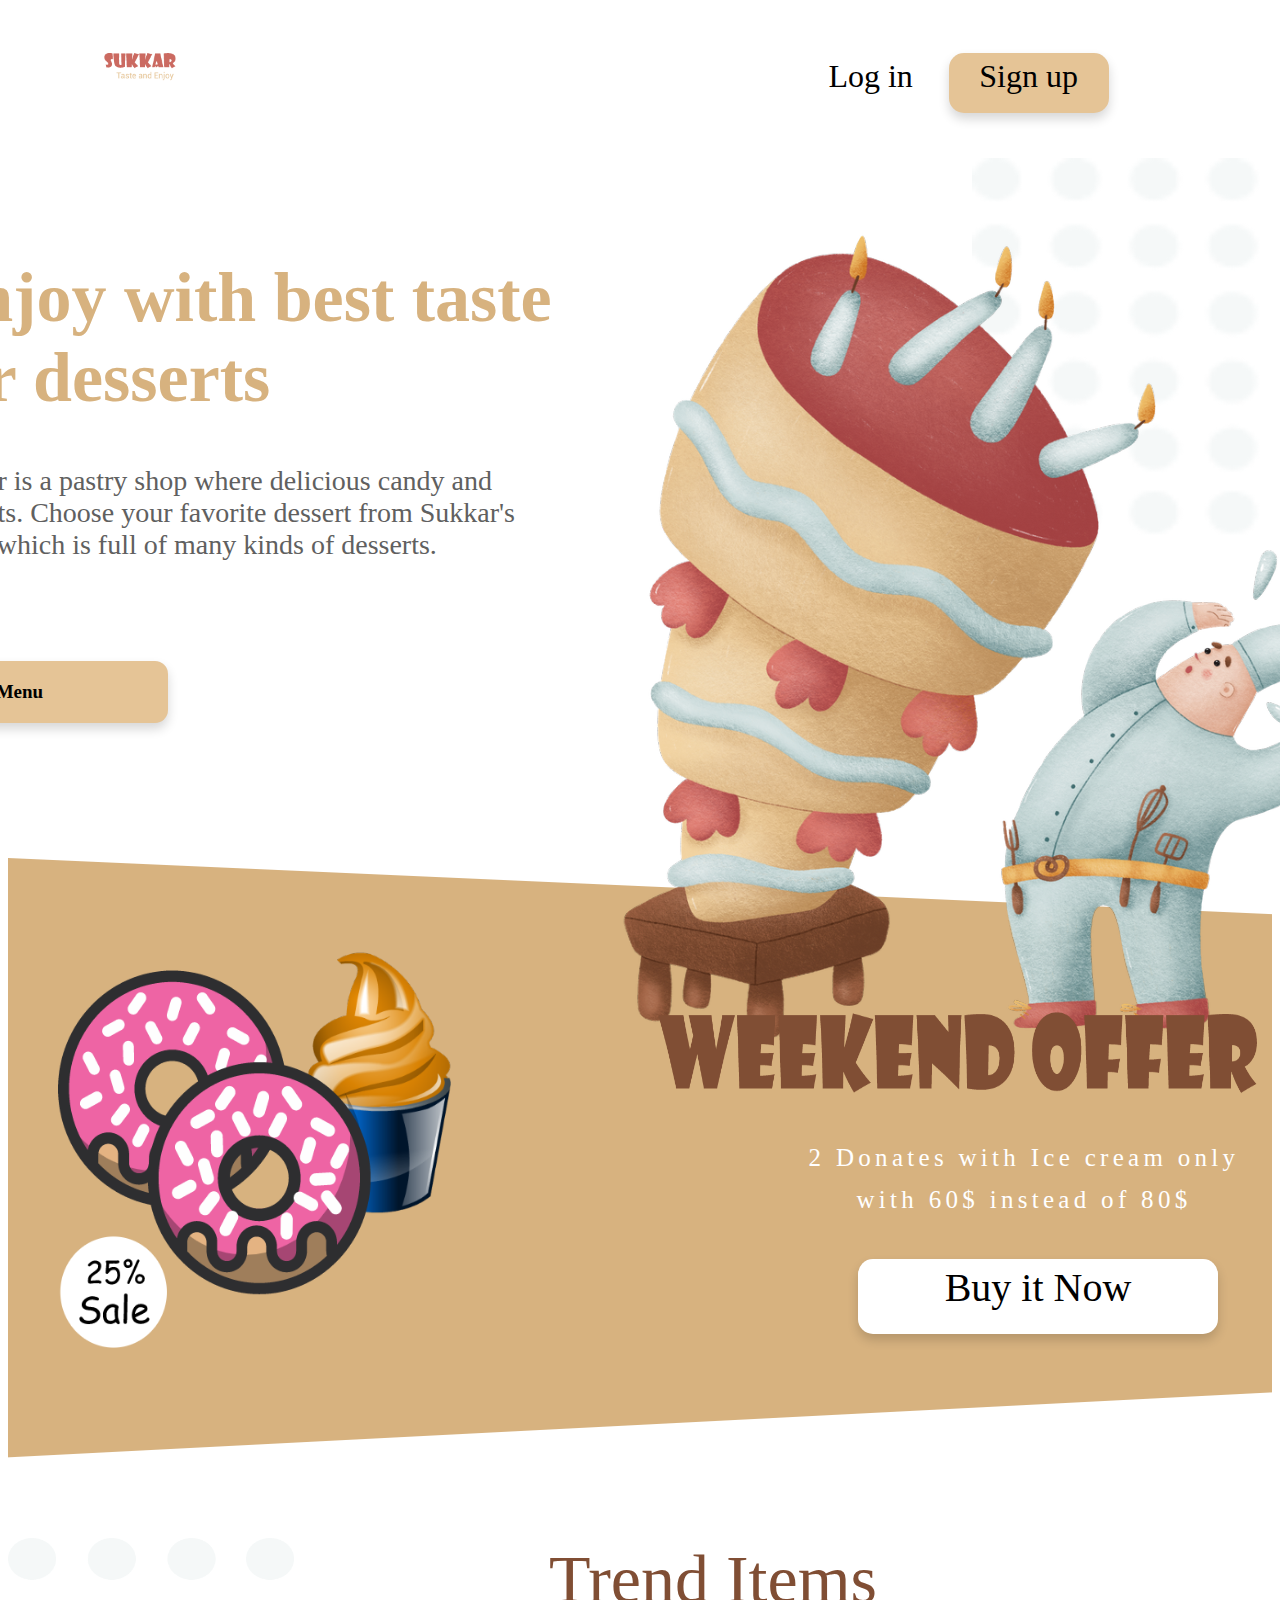
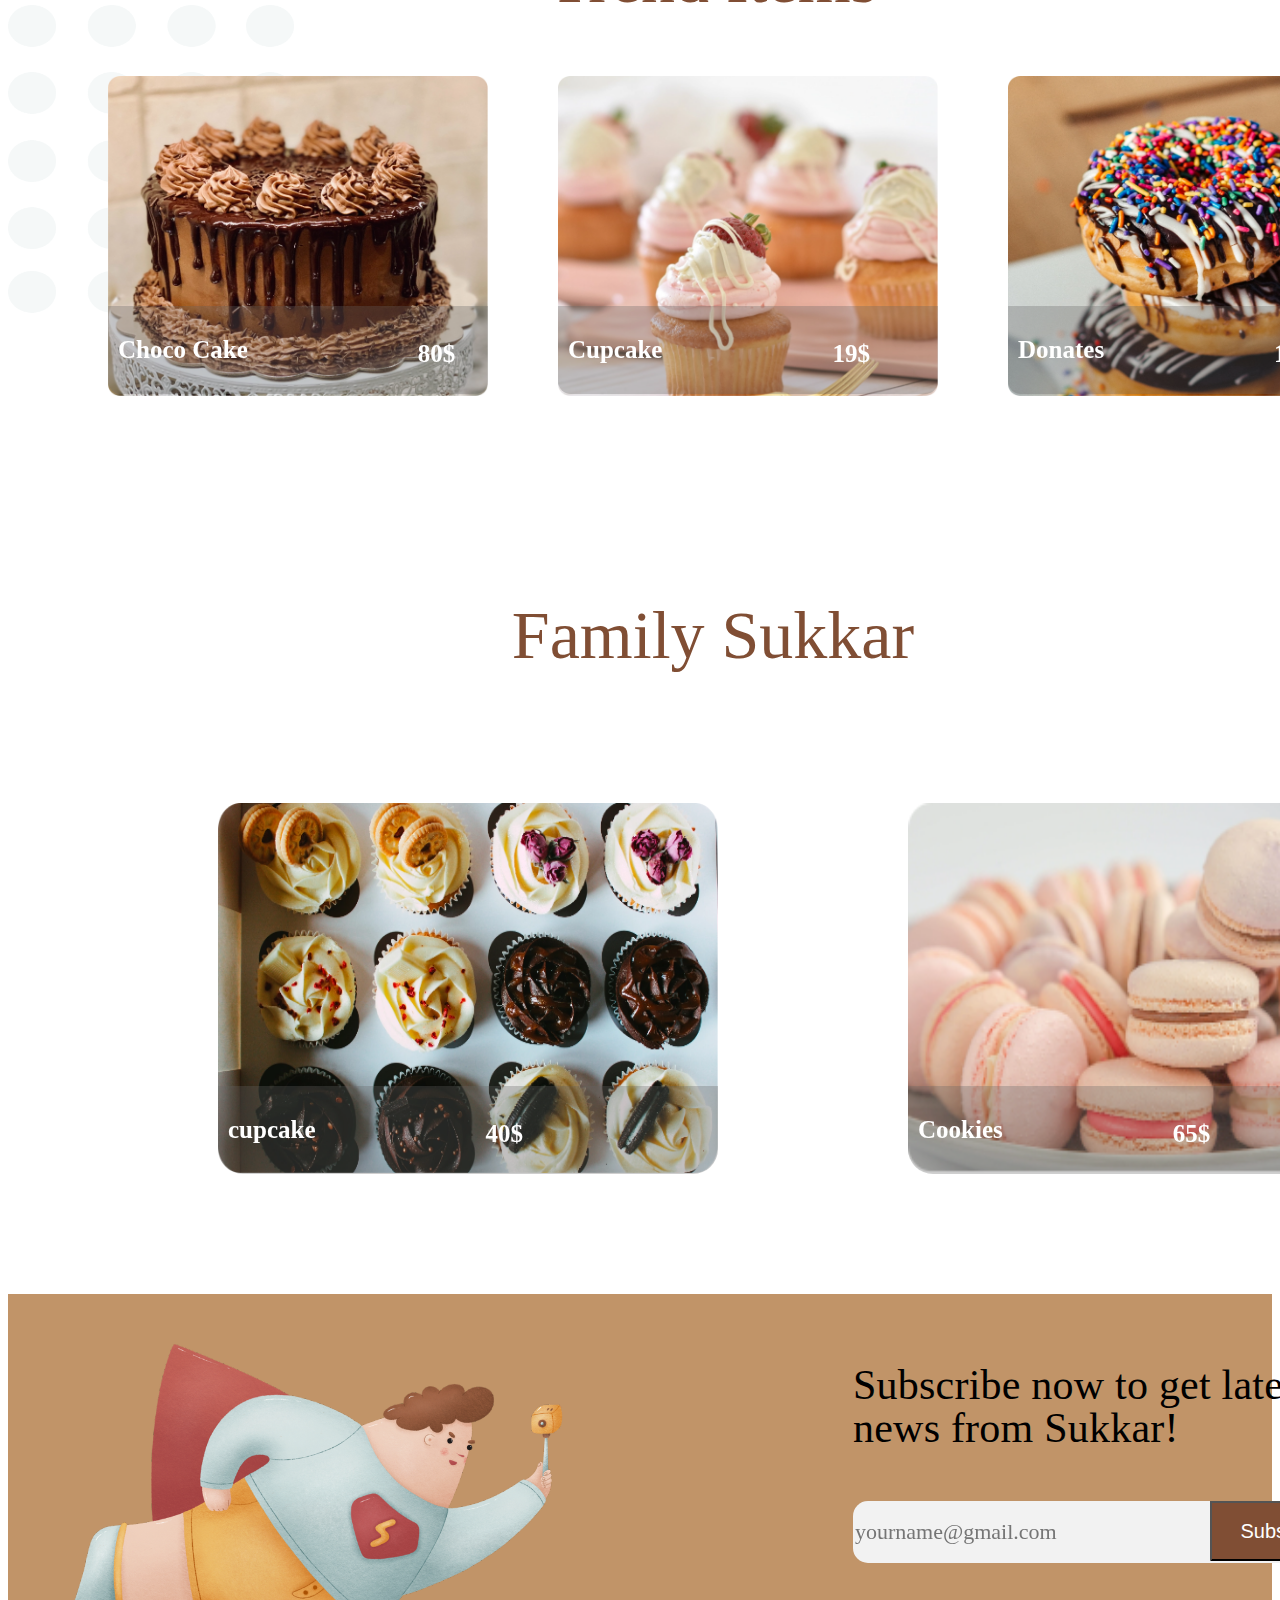
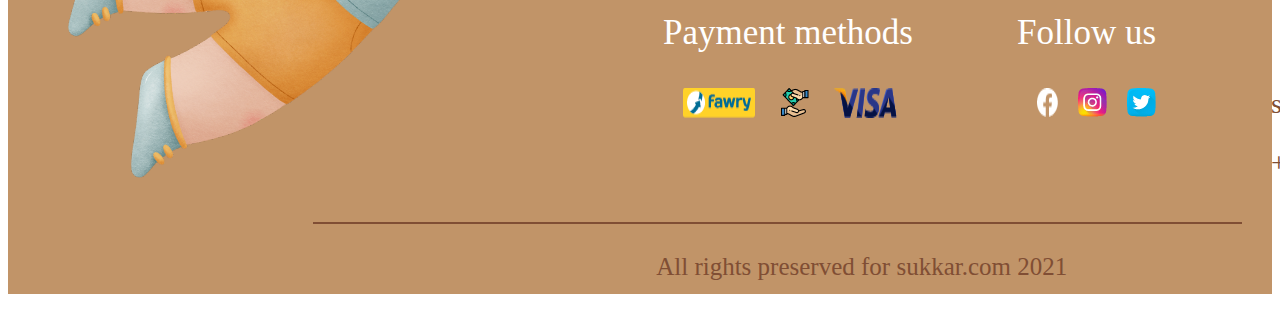
<file: index.html>
<!DOCTYPE html>
<html>
<head>
	<title>
	</title>
	<link rel="stylesheet" type="text/css" href="week44.css">
 <meta name="viewport" content="width=device-width, initial-scale=1.0">

</head>
<body>
	<header>
		<div class="img">
			<img  src="imgs\img.png"  class="imgs">
		</div>
		<div class="link">
			         <a href="in.html" class="link1" > Log in</a>
			         <a href="up.html" class="link2" > Sign up</a>


	    </div>
	</header>
	<nav>
		<div class="first">
            <h1>Enjoy with best taste for desserts</h1>	
            <p class="po">Sukkar is a pastry shop where delicious candy and desserts. Choose your favorite dessert from Sukkar's menu which is full of many kinds of desserts.</p>	
           
           <div class="read"> <a href="menu.html" class="link1">Our Menu</a></div>
		</div>
		<div class="last">
			<img src="imgs\img4.png"   class="img4">
		</div>
		
	</nav>
	<div class="class3">
		<div class="class4">
			<img src="imgs\donats@2x.png" class="class6">
		</div>
		<div class="class5">
			<img src="imgs\Weekend Offer@2x.png" class="img5">
			<p class="paragraph">2 Donates with Ice cream only with 60$ instead of 80$</p>
			<div class="link4"><a href="#" class="link5">Buy it Now</a></div>
		</div>
	</div>
	<div class="terms">
		<h2>Trend Items</h2>
          <div class="term1">
          	<div>
          		<img src="imgs\cake.png" class="s">
          		<div class="l"><h6>Choco Cake</h6>  <h5>80$</h5> </div>
          	</div>
          	<div >
          		<img src="imgs\deva.png" class="ss">
          		<div class="ll"> <h6>Cupcake</h6><h5>19$</h5> </div>

          	</div>
          	<div >
          		<img src="imgs\kobby.png" class="sss">
          		<div class="lll"><h6>Donates</h6><h5>10$</h5></div>
          	</div>
          </div>	
	</div>

	<div class="term4">
    <h2>Family Sukkar</h2>
          <div class="term1">
          	<div>
          		<img src="imgs\cup.png" class="n">
          		<div class="m"><h6>cupcake</h6>  <h5>40$</h5> </div>
          	</div>
          	<div >
          		<img src="imgs\cupcack.png" class="nn">
          		<div class="mm"> <h6>Cookies</h6><h5>65$</h5> </div>

          	</div> 
</div>
	</div>
	<div class="thelast">
	<div class="three">
      <div class="one">
      	<img src="imgs\man.png" class="tt">
      </div>
       <div class="twe">
       	<h4>Subscribe now to get latest news from Sukkar!</h4>
       	<label>
        <input type="email" name="email" placeholder ="yourname@gmail.com" class="email">
         <button type="submit" class="bu">Subscribe</button> 
    </label>
    <div class="big">
    	<div class="div1">
    		<p class="v">Payment methods</p>
    		<div class="visa">
    			<img src="imgs\fa.png" class="fa">
    		    <img src="imgs\hand.png" class="hand">
    			<img src="imgs\vi.png" class="vi">

    		</div>

    	</div>
    	<div class="div2">
    		<p class="vv">Follow us</p>
            <div class="face">
    			<img src="imgs\face.png" class="book">
    		    <img src="imgs\ins.png" class="ins">
    			<img src="imgs\tw.png" class="tw">

    		</div>

    	</div>
    	<div class="div3">
    		<p class="vvv">Contact us</p>
            <p class="gmail">suukar@gmail.com</p>
            <p class="num">+0201112223344</p>

    	</div>
    </div>
    <hr class="hr">

     <p class="final">All rights preserved for sukkar.com 2021</p>


       </div>
   </div>
   





	</div>	
		


</body>
</html>
</file>
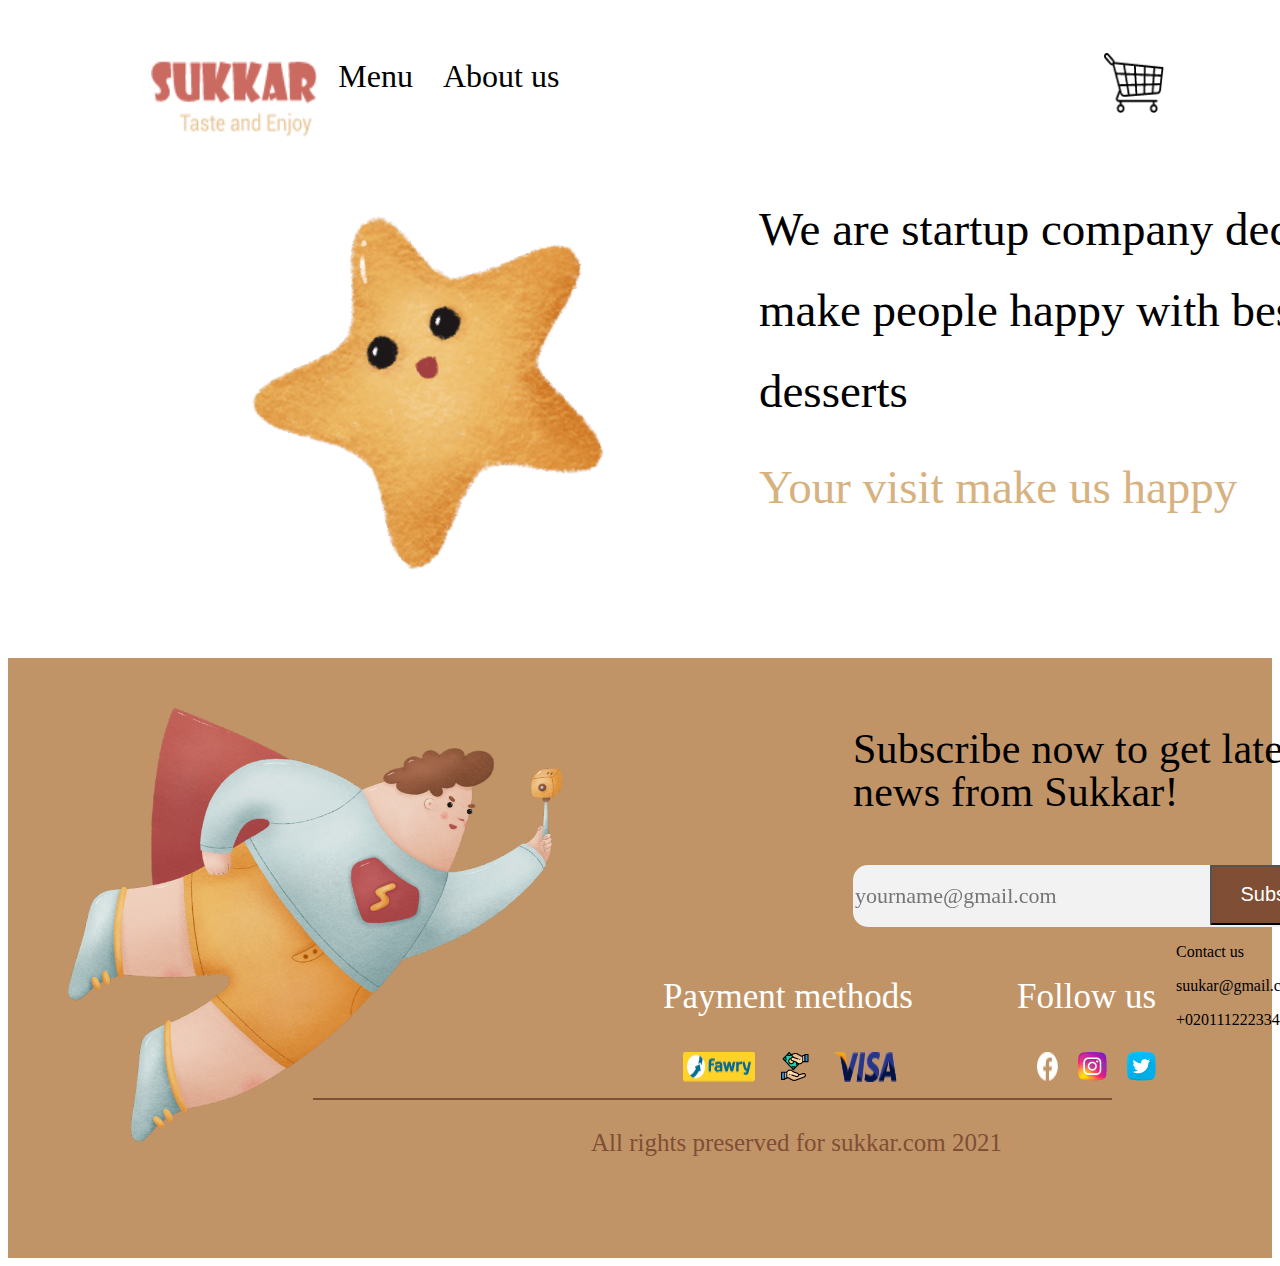
<file: about.html>
<!DOCTYPE html>
<html>
<head>
	<title></title>
	<link rel="stylesheet" type="text/css" href="about.css">
	 <meta name="viewport" content="width=device-width, initial-scale=1.0">

</head>
<body>
     <header>
		<div class="img">
			<img  src="imgs\img.png" class="imgs">
		</div>
		<div class="link">
					 <a href="menu.html" class="link1" > Menu</a>
			         <a href="about.html" class="link2" > About us </a>
	    </div>
	    <img src="imgs\run.png" class="run">
	</header>
	<nav>
		<div class="last">
    	<img src="imgs\star.png" class="na">

    </div>
	<div class="first">
		<h1>We are startup company decided that make people happy with best  delicious desserts</h1>
		<h2>Your visit make us happy</h2>
	</div>
    
	</nav>

	<div class="thelast">
	<div class="three">
      <div class="one">
      	<img src="imgs\man.png" class="man">
      </div>
       <div class="twe">
       	<h4>Subscribe now to get latest news from Sukkar!</h4>
       	<label>
        <input type="email" name="email" placeholder ="yourname@gmail.com" class="email">
         <button type="submit" class="bu">Subscribe</button> 
    </label>
    <div class="big">
    	<div class="div1">
    		<p class="v">Payment methods</p>
    		<div class="visa">
    			<img src="imgs\fa.png" class="fa">
    		    <img src="imgs\hand.png" class="hand">
    			<img src="imgs\vi.png" class="vi">

    		</div>

    	</div>
    	<div class="div2">
    		<p class="vv">Follow us</p>
            <div class="face">
    			<img src="imgs\face.png" class="book">
    		    <img src="imgs\ins.png" class="ins">
    			<img src="imgs\tw.png" class="tw">

    		</div>

    	</div>
    	<div class="div3">
    		<p class="imgs\vvv">Contact us</p>
            <p class="imgs\gmail">suukar@gmail.com</p>
            <p class="imgs\num">+0201112223344</p>

    	</div>
    </div>
    <hr class="hr">

     <p class="final">All rights preserved for sukkar.com 2021</p>


       </div>
   </div>
   





	</div>	
		
</body>
</html>
</file>
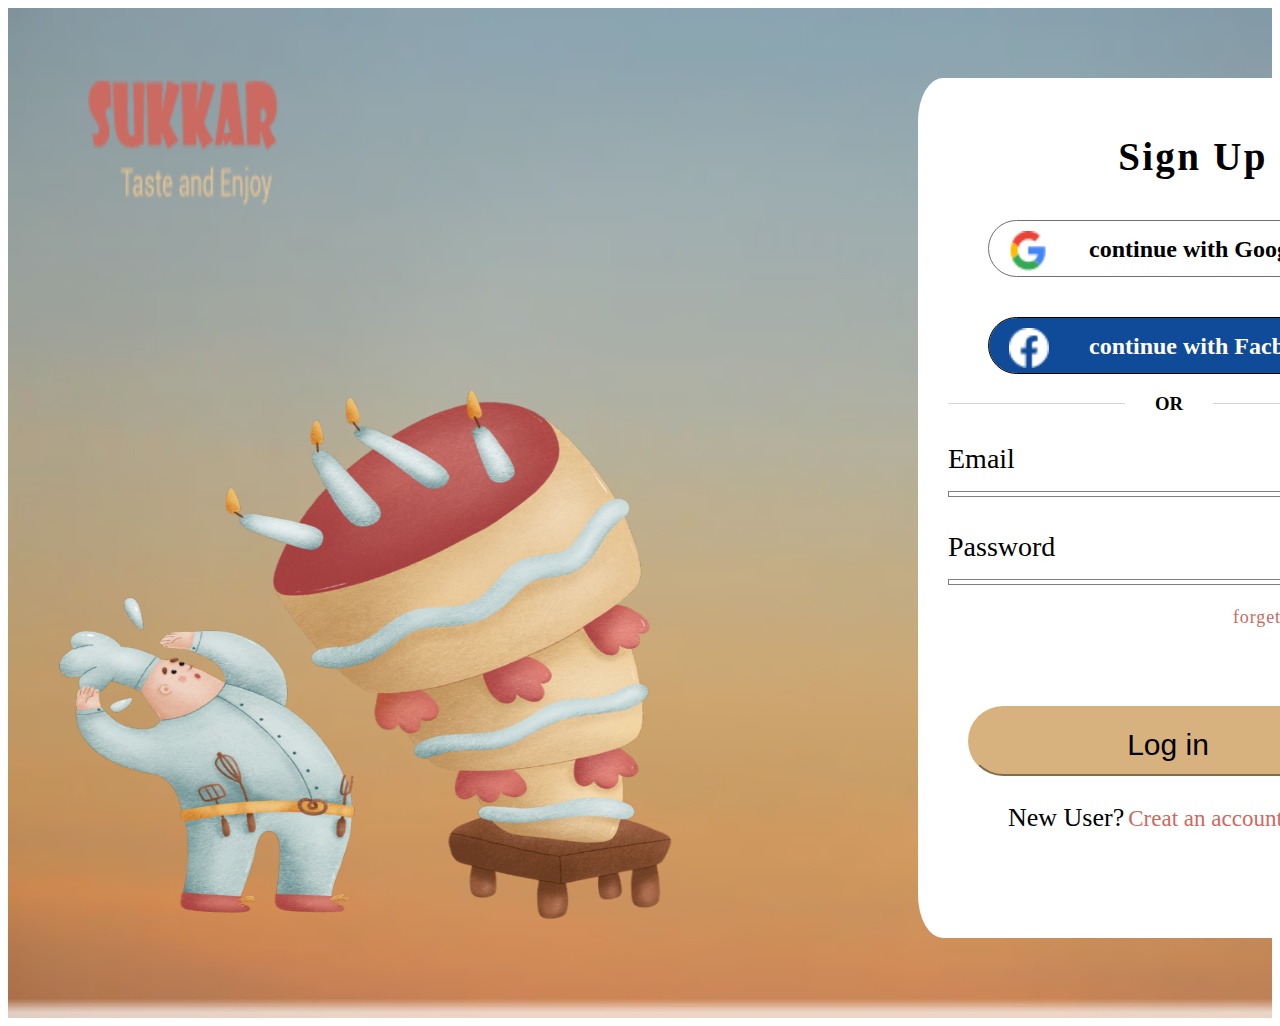
<file: in.html>
<!DOCTYPE html>
<html>
<head>
	<title></title>
	<link rel="stylesheet" type="text/css" href="in.css">
</head>
<body>
<header>
		<div class="div1">
			<img src="imgs\img.png" class="xx">
			<img src="imgs\img2.png" class="x">
			
		</div>

		<div class="div2">
			  <h1>Sign Up</h1>
			  <div class="div3">
			  	<img src="imgs\gmail.png" class="gmail">
			 <a href="https://workspace.google.com/intl/ar_eg/products/gmail/?utm_source=google&utm_medium=cpc&utm_campaign=emea-eg-all-ar-dr-bkws-all-super-trial-b-t1-1011339&utm_content=text-ad-none-none-DEV_c-CRE_584144342076-ADGP_Hybrid%20%7C%20BKWS%20-%20BMM%20%7C%20Txt%20~%20Gmail%20~%20General_GMB08-KWID_43700038980586859-kwd-18497209916-userloc_21464&utm_term=KW_%2Bgmail-g&ds_rl=1289227&ds_rl=1289227&gclid=Cj0KCQiA64GRBhCZARIsAHOLriJMzIm_xZowMCGOniCoB7KwKdAe7mkfNuSuaQQCjqZ52dceKVXWTfgaAmhgEALw_wcB&gclsrc=aw.ds" class="a"> <h2>continue with Google</h2></a>
			  </div>

			   <div class="div4">
			  	<img src="imgs\face.png" class="face">
			<a href="https://www.facebook.com/"class="aa">  <h2>continue with Facbook</h2></a>
			  </div>
			  <h3>OR</h3>
			  <p>Email</p>
			  <input type="email" name="email">
			   
			   <p>Password</p>
			  <input type="Password" name="email">
			   <p class="pp">forget password?</p>
              


        <a href="up.html">  <button type="submit">Log in</button></a>
			   <p class="h">New User?</p>
			  <a href="up.html"> <p class="hh">Creat an account</p></a>


			  		</div>


	</header>

</body>
</html>
</file>
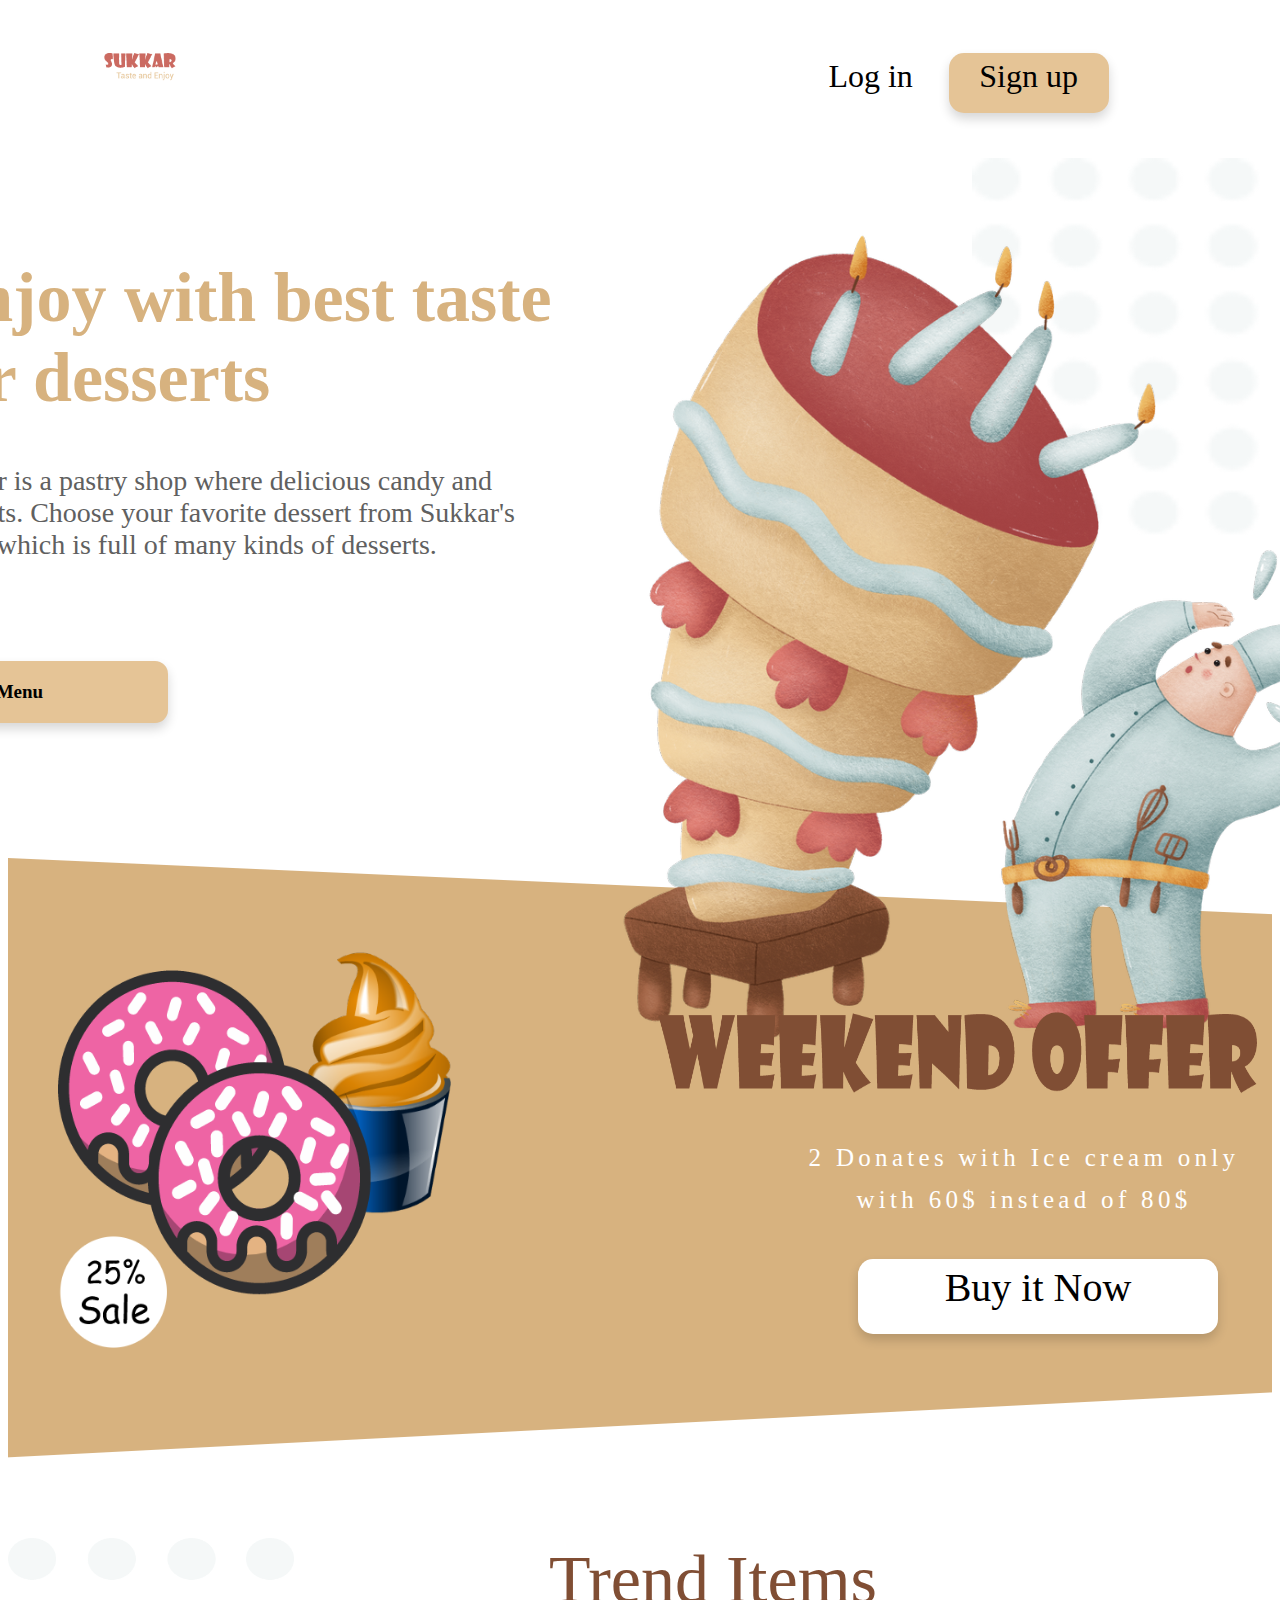
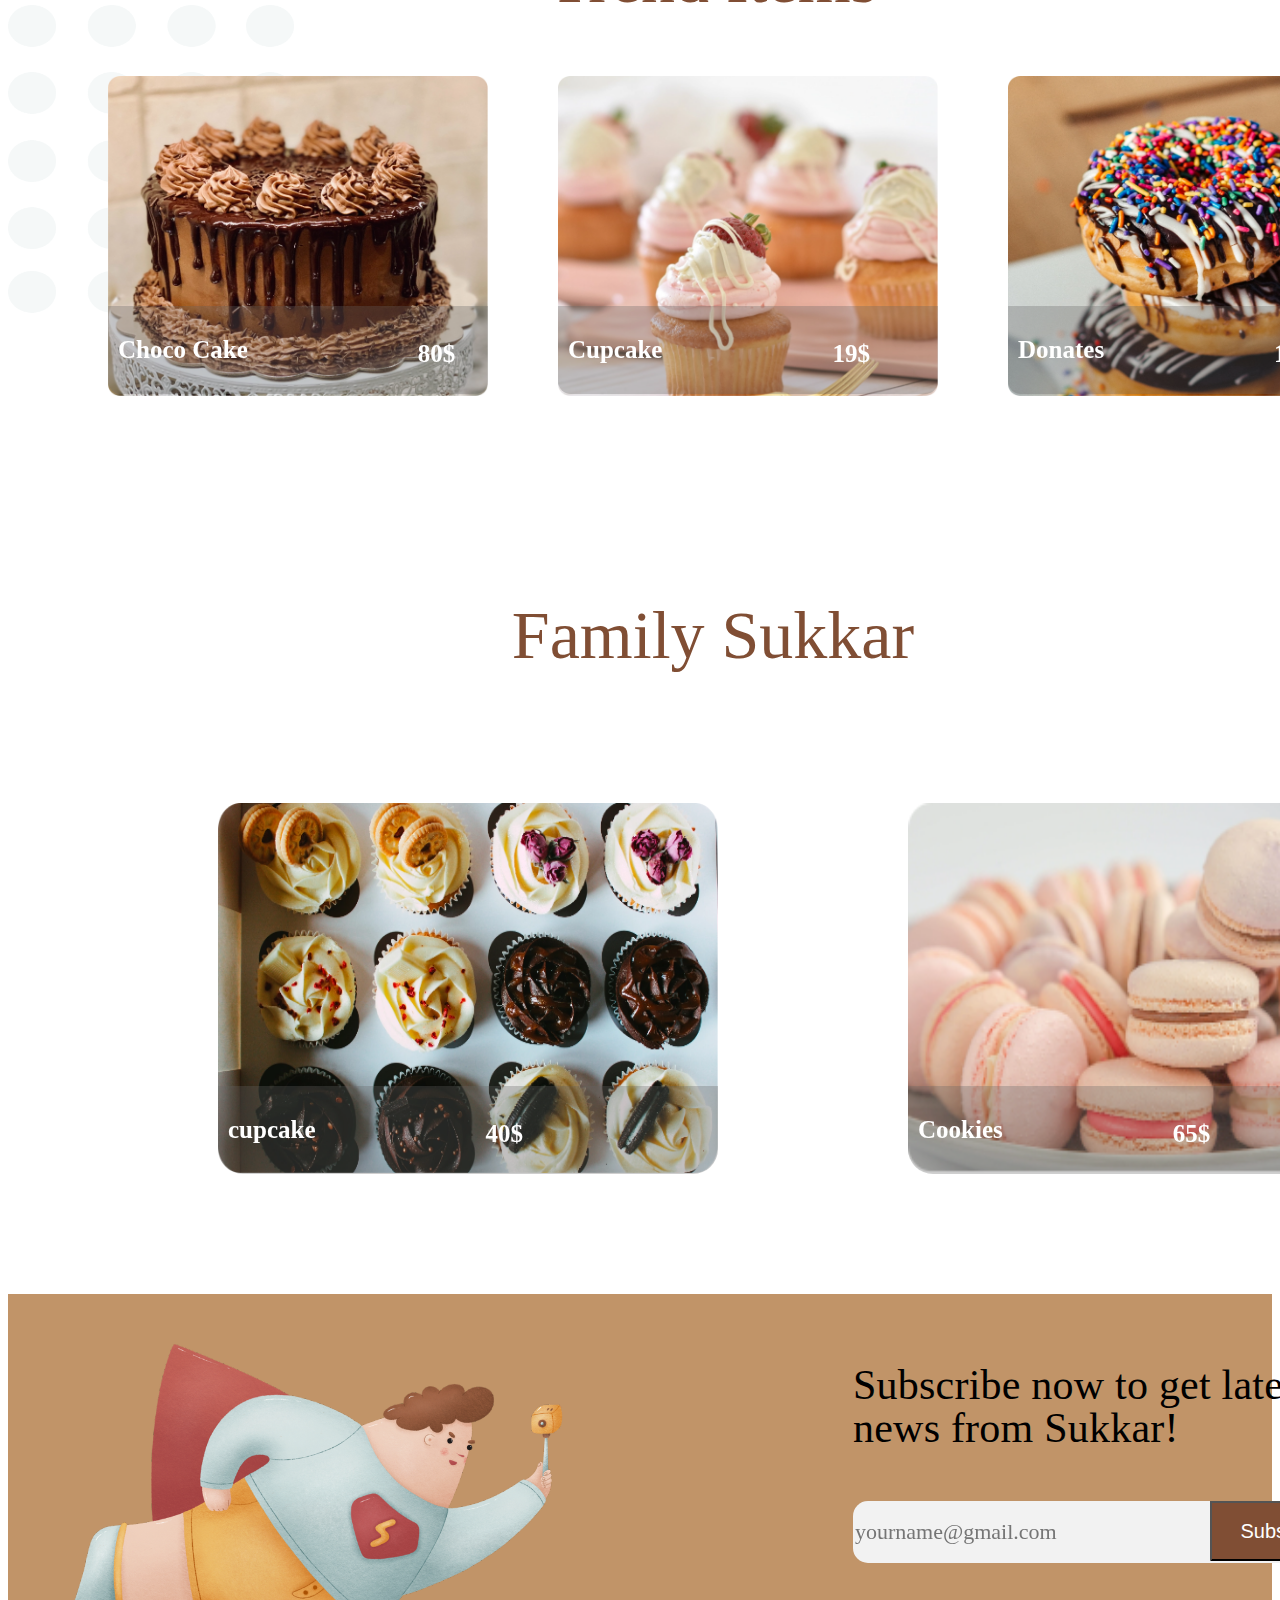
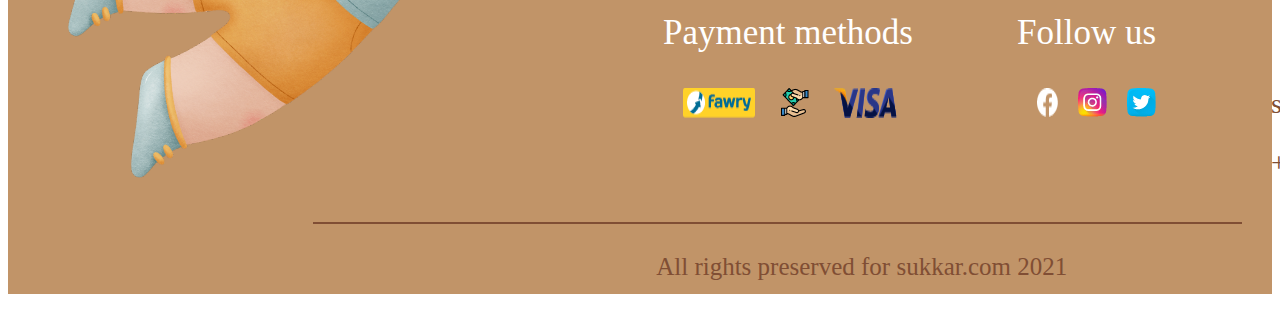
<file: index.html.html>
<!DOCTYPE html>
<html>
<head>
	<title>
	</title>
	<link rel="stylesheet" type="text/css" href="week44.css">
 <meta name="viewport" content="width=device-width, initial-scale=1.0">

</head>
<body>
	<header>
		<div class="img">
			<img  src="imgs\img.png"  class="imgs">
		</div>
		<div class="link">
			         <a href="in.html" class="link1" > Log in</a>
			         <a href="up.html" class="link2" > Sign up</a>


	    </div>
	</header>
	<nav>
		<div class="first">
            <h1>Enjoy with best taste for desserts</h1>	
            <p class="po">Sukkar is a pastry shop where delicious candy and desserts. Choose your favorite dessert from Sukkar's menu which is full of many kinds of desserts.</p>	
           
           <div class="read"> <a href="menu.html" class="link1">Our Menu</a></div>
		</div>
		<div class="last">
			<img src="imgs\img4.png"   class="img4">
		</div>
		
	</nav>
	<div class="class3">
		<div class="class4">
			<img src="imgs\donats@2x.png" class="class6">
		</div>
		<div class="class5">
			<img src="imgs\Weekend Offer@2x.png" class="img5">
			<p class="paragraph">2 Donates with Ice cream only with 60$ instead of 80$</p>
			<div class="link4"><a href="#" class="link5">Buy it Now</a></div>
		</div>
	</div>
	<div class="terms">
		<h2>Trend Items</h2>
          <div class="term1">
          	<div>
          		<img src="imgs\cake.png" class="s">
          		<div class="l"><h6>Choco Cake</h6>  <h5>80$</h5> </div>
          	</div>
          	<div >
          		<img src="imgs\deva.png" class="ss">
          		<div class="ll"> <h6>Cupcake</h6><h5>19$</h5> </div>

          	</div>
          	<div >
          		<img src="imgs\kobby.png" class="sss">
          		<div class="lll"><h6>Donates</h6><h5>10$</h5></div>
          	</div>
          </div>	
	</div>

	<div class="term4">
    <h2>Family Sukkar</h2>
          <div class="term1">
          	<div>
          		<img src="imgs\cup.png" class="n">
          		<div class="m"><h6>cupcake</h6>  <h5>40$</h5> </div>
          	</div>
          	<div >
          		<img src="imgs\cupcack.png" class="nn">
          		<div class="mm"> <h6>Cookies</h6><h5>65$</h5> </div>

          	</div> 
</div>
	</div>
	<div class="thelast">
	<div class="three">
      <div class="one">
      	<img src="imgs\man.png" class="tt">
      </div>
       <div class="twe">
       	<h4>Subscribe now to get latest news from Sukkar!</h4>
       	<label>
        <input type="email" name="email" placeholder ="yourname@gmail.com" class="email">
         <button type="submit" class="bu">Subscribe</button> 
    </label>
    <div class="big">
    	<div class="div1">
    		<p class="v">Payment methods</p>
    		<div class="visa">
    			<img src="imgs\fa.png" class="fa">
    		    <img src="imgs\hand.png" class="hand">
    			<img src="imgs\vi.png" class="vi">

    		</div>

    	</div>
    	<div class="div2">
    		<p class="vv">Follow us</p>
            <div class="face">
    			<img src="imgs\face.png" class="book">
    		    <img src="imgs\ins.png" class="ins">
    			<img src="imgs\tw.png" class="tw">

    		</div>

    	</div>
    	<div class="div3">
    		<p class="vvv">Contact us</p>
            <p class="gmail">suukar@gmail.com</p>
            <p class="num">+0201112223344</p>

    	</div>
    </div>
    <hr class="hr">

     <p class="final">All rights preserved for sukkar.com 2021</p>


       </div>
   </div>
   





	</div>	
		


</body>
</html>
</file>
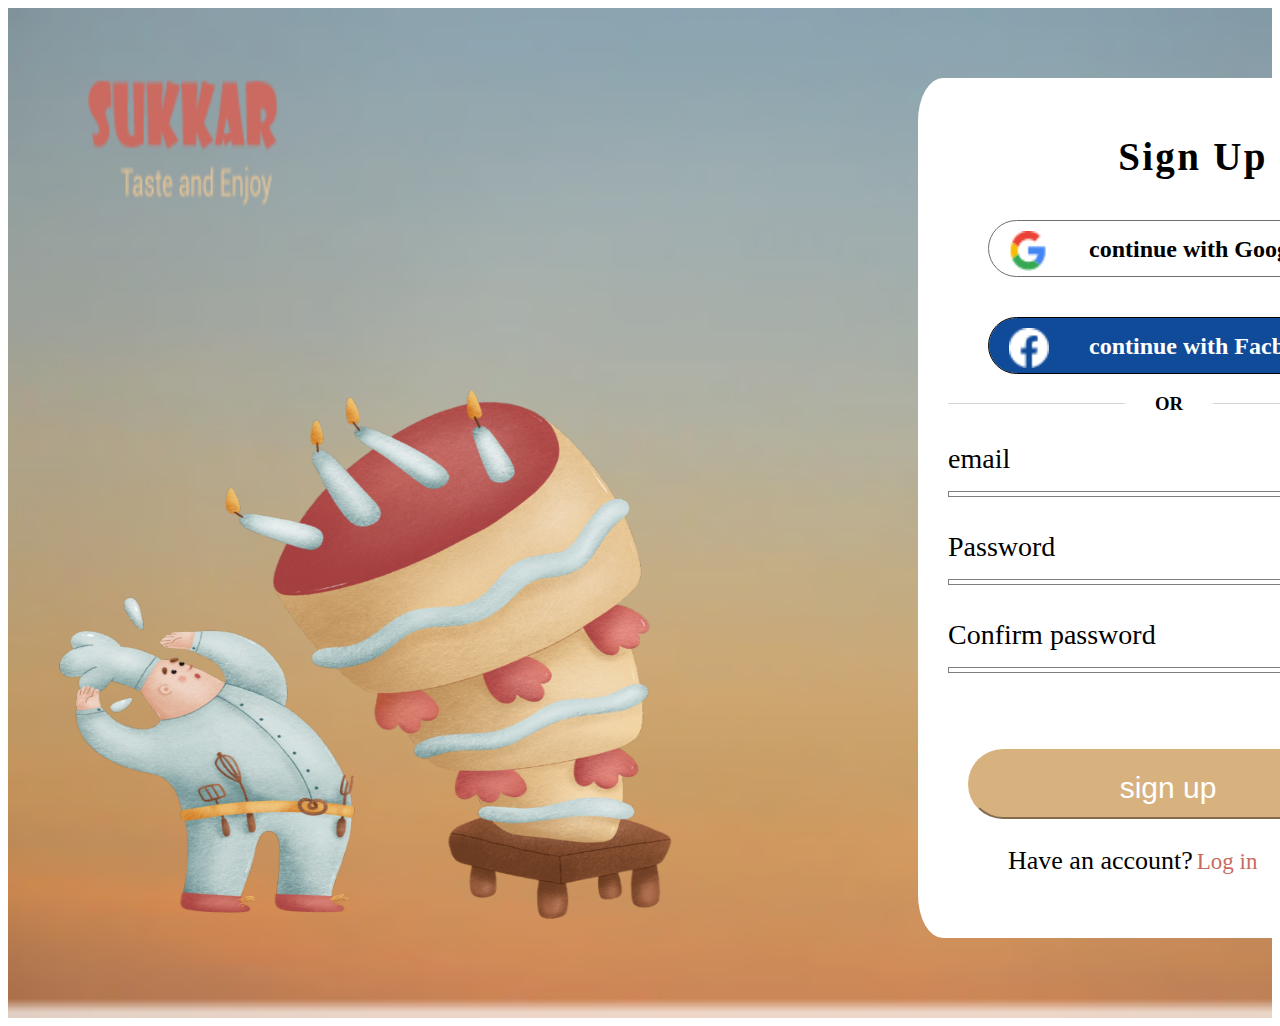
<file: up.html>
<!DOCTYPE html>
<html>
<head>
	<title></title>
	<link rel="stylesheet" type="text/css" href="up.css">
				<meta name="viewport" content=" width="device-width, initial-scale = 1.0 ">

</head>
<body>
	<header>
		<div class="div1">
			<img src="imgs\img.png" class="xx">
			<img src="imgs\img2.png" class="x">
			
		</div>

		<div class="div2">
			  <h1>Sign Up</h1>
			  <div class="div3">
			  	<img src="imgs\gmail.png" class="gmail">
			 <a href="https://workspace.google.com/intl/ar_eg/products/gmail/?utm_source=google&utm_medium=cpc&utm_campaign=emea-eg-all-ar-dr-bkws-all-super-trial-b-t1-1011339&utm_content=text-ad-none-none-DEV_c-CRE_584144342076-ADGP_Hybrid%20%7C%20BKWS%20-%20BMM%20%7C%20Txt%20~%20Gmail%20~%20General_GMB08-KWID_43700038980586859-kwd-18497209916-userloc_21464&utm_term=KW_%2Bgmail-g&ds_rl=1289227&ds_rl=1289227&gclid=Cj0KCQiA64GRBhCZARIsAHOLriJMzIm_xZowMCGOniCoB7KwKdAe7mkfNuSuaQQCjqZ52dceKVXWTfgaAmhgEALw_wcB&gclsrc=aw.ds" class="a"> <h2>continue with Google</h2></a>
			  </div>

			   <div class="div4">
			  	<img src="imgs\face.png" class="face">
			<a href="https://www.facebook.com/"class="aa">  <h2>continue with Facbook</h2></a>
			  </div>
			  <h3>OR</h3>
			  <p>email</p>
			  <input type="email" name="email">
			   
			   <p>Password</p>
			  <input type="email" name="email">
			   
             <p>Confirm password</p>
			  <input type="Password" name="email">


        <a href="up.html">  <button type="submit">sign up</button></a>
			   <p class="h">Have an account?</p>
			  <a href="in.html"> <p class="hh">Log in</p></a>


			  		</div>


	</header>

</body>
</html>
</file>
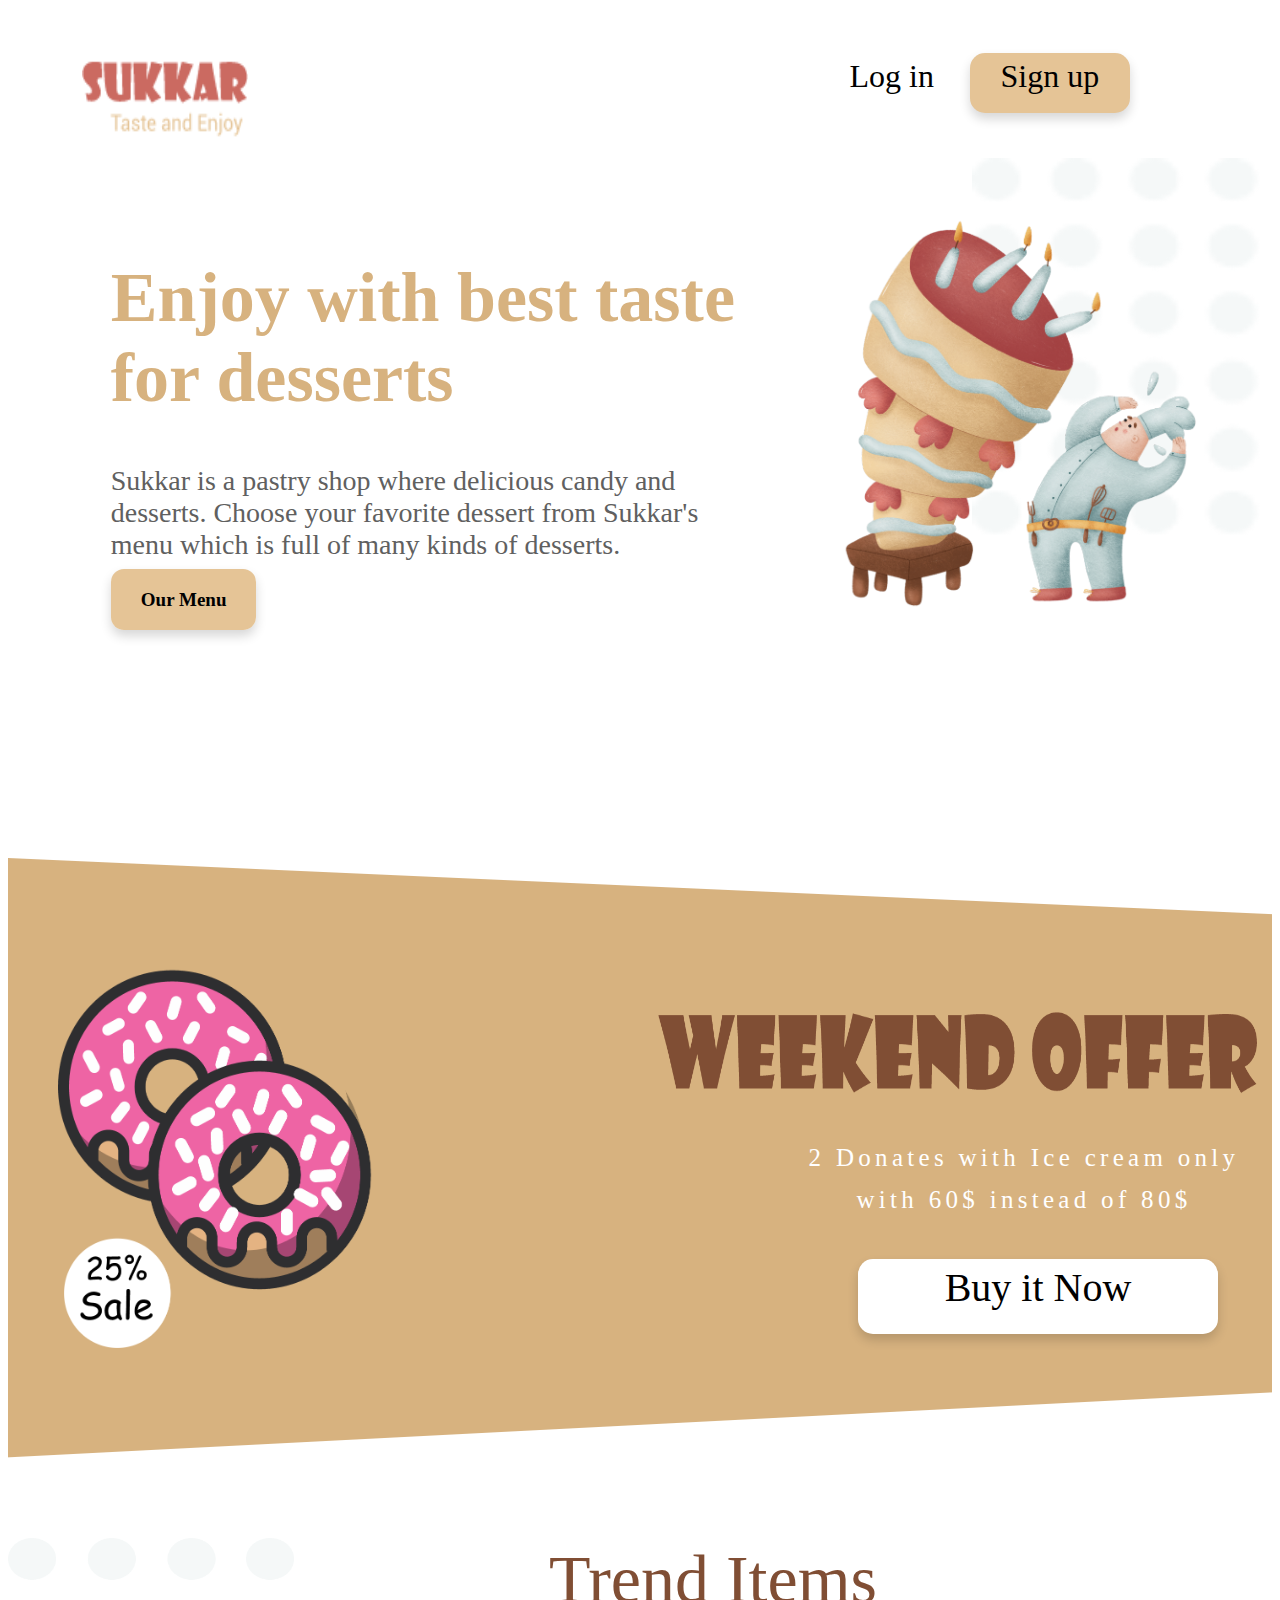
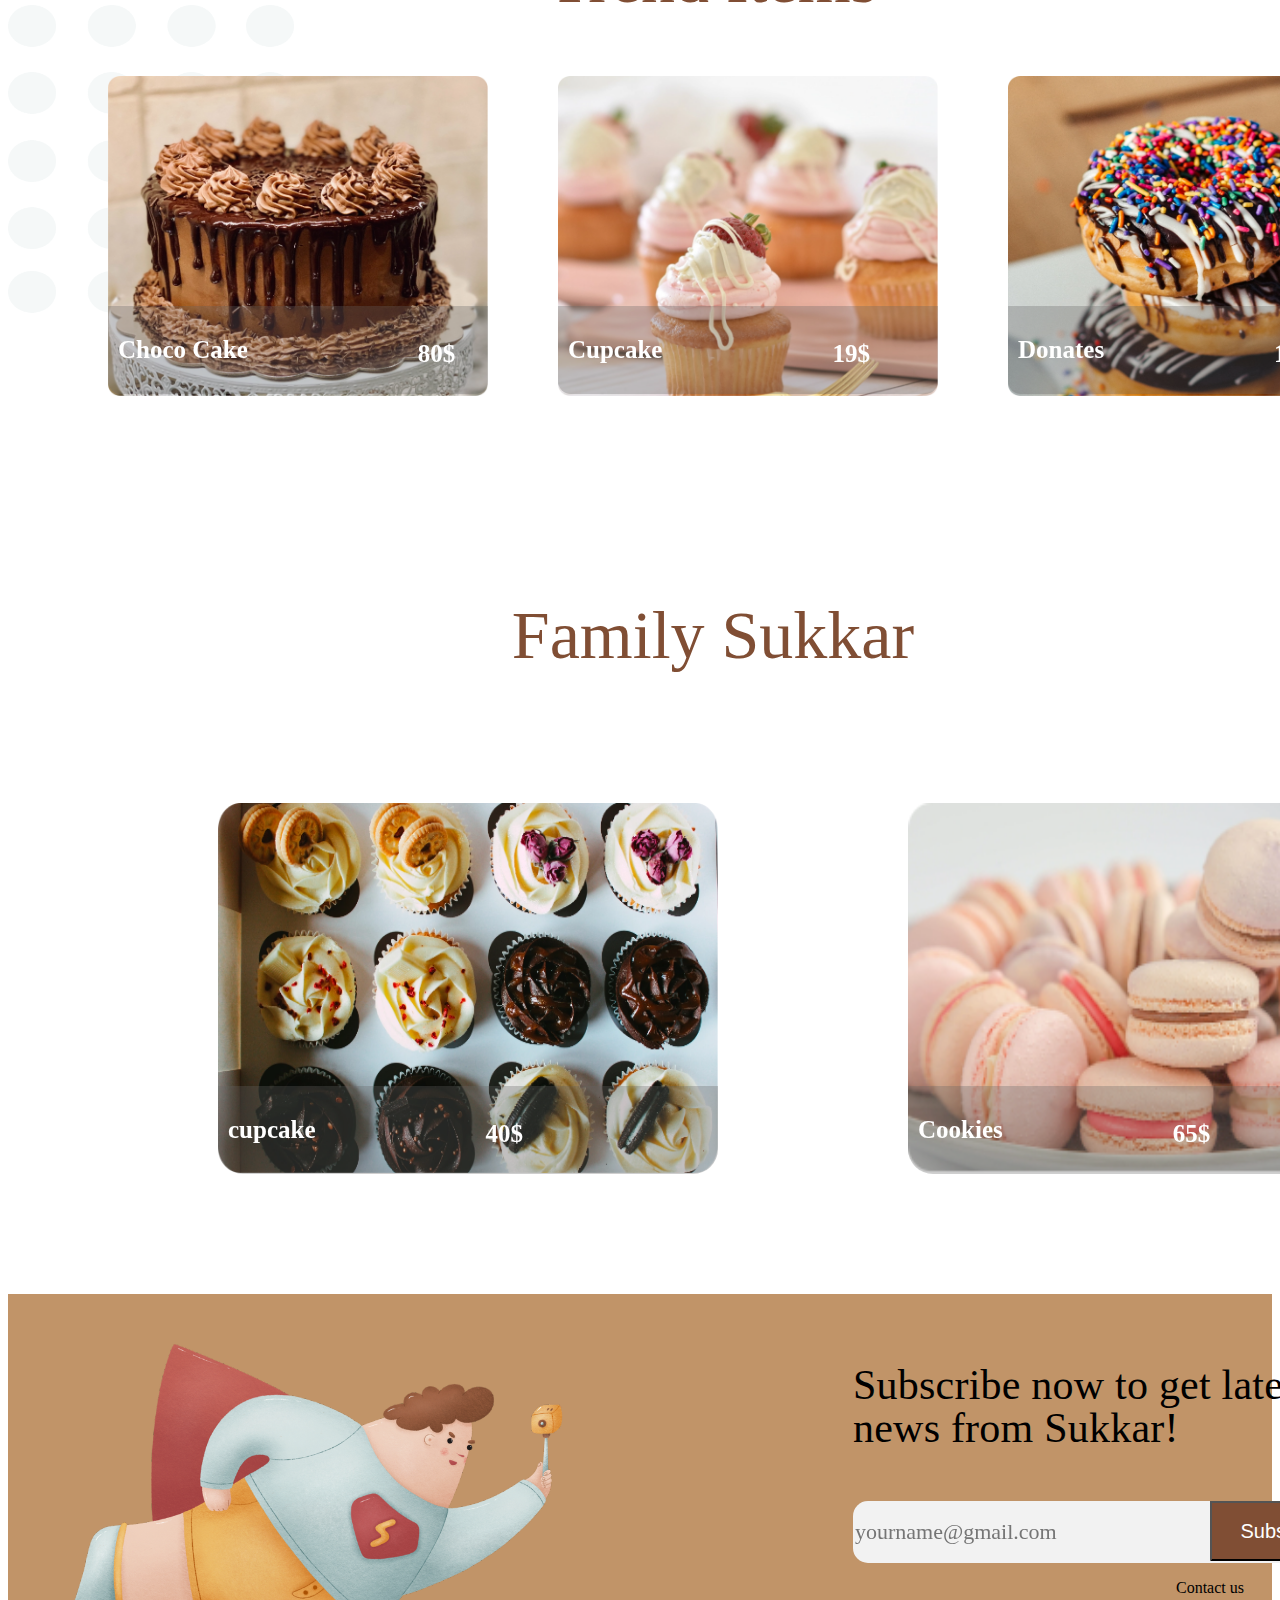
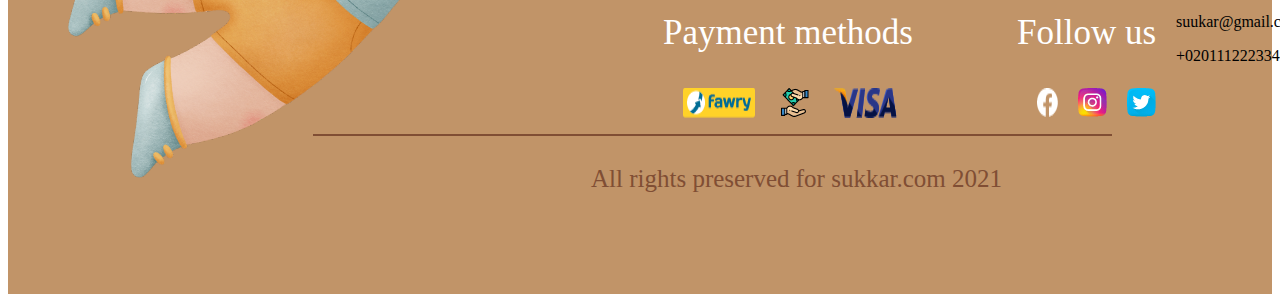
<file: week44.html>
<!DOCTYPE html>
<html>
<head>
	<title>
	</title>
	<link rel="stylesheet" type="text/css" href="week44.css">
 <meta name="viewport" content="width=device-width, initial-scale=1.0">

</head>
<body>
	<header>
		<div class="img">
			<img  src="imgs\img.png" width = "205" height = "90 px" class="imgs">
		</div>
		<div class="link">
			         <a href="in.html" class="link1" > Log in</a>
			         <a href="up.html" class="link2" > Sign up</a>


	    </div>
	</header>
	<nav>
		<div class="first">
            <h1>Enjoy with best taste for desserts</h1>	
            <p class="po">Sukkar is a pastry shop where delicious candy and desserts. Choose your favorite dessert from Sukkar's menu which is full of many kinds of desserts.</p>	
            <a href="menu.html" class="read">Our Menu</a>
		</div>
		<div class="last">
			<img src="imgs\img4.png"  width="400px" height="400px" class="img4">
		</div>
		
	</nav>
	<div class="class3">
		<div class="class4">
			<img src="imgs\donats.png" class="class6">
		</div>
		<div class="class5">
			<img src="imgs\Weekend Offer@2x.png" class="img5">
			<p class="paragraph">2 Donates with Ice cream only with 60$ instead of 80$</p>
			<div class="link4"><a href="#" class="link5">Buy it Now</a></div>
		</div>
	</div>
	<div class="terms">
		<h2>Trend Items</h2>
          <div class="term1">
          	<div>
          		<img src="imgs\cake.png" class="s">
          		<div class="l"><h6>Choco Cake</h6>  <h5>80$</h5> </div>
          	</div>
          	<div >
          		<img src="imgs\deva.png" class="ss">
          		<div class="ll"> <h6>Cupcake</h6><h5>19$</h5> </div>

          	</div>
          	<div >
          		<img src="imgs\kobby.png" class="sss">
          		<div class="lll"><h6>Donates</h6><h5>10$</h5></div>
          	</div>
          </div>	
	</div>

	<div class="term4">
    <h2>Family Sukkar</h2>
          <div class="term1">
          	<div>
          		<img src="imgs\cup.png" class="n">
          		<div class="m"><h6>cupcake</h6>  <h5>40$</h5> </div>
          	</div>
          	<div >
          		<img src="imgs\cupcack.png" class="nn">
          		<div class="mm"> <h6>Cookies</h6><h5>65$</h5> </div>

          	</div> 
</div>
	</div>
	<div class="thelast">
	<div class="three">
      <div class="one">
      	<img src="imgs\man.png">
      </div>
       <div class="twe">
       	<h4>Subscribe now to get latest news from Sukkar!</h4>
       	<label>
        <input type="email" name="email" placeholder ="yourname@gmail.com" class="email">
         <button type="submit" class="bu">Subscribe</button> 
    </label>
    <div class="big">
    	<div class="div1">
    		<p class="v">Payment methods</p>
    		<div class="visa">
    			<img src="imgs\fa.png" class="fa">
    		    <img src="imgs\hand.png" class="hand">
    			<img src="imgs\vi.png" class="vi">

    		</div>

    	</div>
    	<div class="div2">
    		<p class="vv">Follow us</p>
            <div class="face">
    			<img src="imgs\face.png" class="book">
    		    <img src="imgs\ins.png" class="ins">
    			<img src="imgs\tw.png" class="tw">

    		</div>

    	</div>
    	<div class="div3">
    		<p class="imgs\vvv">Contact us</p>
            <p class="imgs\gmail">suukar@gmail.com</p>
            <p class="imgs\num">+0201112223344</p>

    	</div>
    </div>
    <hr class="hr">

     <p class="final">All rights preserved for sukkar.com 2021</p>


       </div>
   </div>
   





	</div>	
		


</body>
</html>
</file>
<file: week44.css>
header{
	background: white;
    display: flex;
    justify-content: space-around;
    height: 150px;
    width: 100%;
    position:sticky ;
    top:0;
    
}

 .imgs{
 	  margin-top:40px;
 	margin-left:-50px;
 	width: 110%;

  }
 .link{
 	  	  margin-top:50px;
          font-size: 32px;
          color: black;
          display: flex;
          justify-content: space-around;
          width: 25%;
          margin-left: 300px;
}
.link1{
	color: black;
	text-decoration: none;
}
 
.link2{
	background-color: #E5C496;
	text-decoration: none;
    height: 50px;
    padding: 5px;
    margin-top: -5px;
    box-shadow: 0px 6px 11px #00000029;
     border-radius: 15px;
    width: 150px;
    text-align: center;
     cursor: pointer;
     color: black;
}
nav{
	background-image: url( back1.png);
    height: 700px;
    background-size: 300px 400px;
    background-position:  top right;
    background-repeat: no-repeat;
     display: flex;
     justify-content: center;

      color: white;
}
.first{
	width: 60%;

}
h1{
	color:#D7B27F;
	font-size: 70px;
	margin-left: 50px;
	width: 640px;
	margin-top: 100px;

}
.po{
	color:#606060;
	font-size: 28px;
	margin-left: 50px;
	width: 590px;
	margin-top: 35px;

}
.read{
  font-weight: bold;
  font-size: 19px;
  width: 180px;
  cursor: pointer;
   padding: 20px 30px;
      border-radius: 13px;
    margin-top: 100px;
   color:black;
  	margin-left: 50px; 
   background-color:#E5C496;
   box-shadow: 0px 6px 11px #00000029;
   text-decoration: none;

}
.img4{
	margin-top: 50px;
}

 .class3{
 	height: 600px;
 	background-image: url( sec2-bg.png);
 	background-repeat:no-repeat;
 	background-size: 1430px 600px;
 	display: flex;

}
.class6{
	width: 450px;
	height: 400px;
	margin-left: 50px;
	margin-top: 90px;
}
.paragraph{
	color:#FFFFFF;
	font-size: 30px;
	margin-left: 300px;
    width: 432px;
    height: 72px;
    text-align: center;
    font: normal normal normal 25px/42px Roboto;
    letter-spacing: 4.3px;
}
.img5{
	width: 600px;
	height: 120px;
	margin-top: 130px;
	margin-left: 150px;
}
.link4{
    margin-left:350px;
    margin-top: 50px;
    width: 350px;
    height: 65px;
    background: #FFFFFF ;
     box-shadow: 0px 6px 11px #00000029;
     padding: 5px 5px;
    border-radius: 15px;
    cursor: pointer;
    text-align: center;

}
.link5{
	text-decoration: none;
    color: black;
     font-size: 40px;
}
.terms{
	height: 600px;
	background-image:url( background.png);
	 background-size: 300px 400px;
    background-position:  top left;
    background-repeat: no-repeat;
     justify-content: center;
     margin-top: 80px;
      color: white;

}
h2{
	top: 1569px;
    left: 492px;
    width: 500px;
    height: 82px;
    text-align: center;
    font: normal normal normal 68px/82px Roboto;
    margin-left: 36%;
    letter-spacing: 0px;
    color: #804E34;
}
.term1{
	 display: flex;

}
.s,.ss,.sss{
	width:380px;
    height:320px;
}
.s{
	margin-left: 100px;
		position: absolute;


}
.ss{
	margin-left: 70px;
	margin-right: 20px;
			position: absolute;

}
.sss{
	margin-left: 50px;
	margin-right: 50px;
	position: absolute;
}
h5{
	font-size: 25px;
	margin-left: 170px;
	margin-top: 34px;
	color:white;


}
h6{
	font-size: 25px;
	margin-left: 10px;
	margin-top: 30px;
		color:white;

	
}
.l{
 margin-left: 100px;
width: 380px;
height: 88px;
bottom: -230px;
background: #6565654F 0% 0% no-repeat padding-box;
border-radius: 0px 0px 13px 13px;
opacity: 1;
position: relative;
display: flex;  
}
.ll{
width: 380px;
height: 88px;
margin-left: 70px;
margin-right: 20px;
background: #6565654F 0% 0% no-repeat padding-box;
border-radius: 0px 0px 13px 13px;
opacity: 1;
position: relative;
bottom: -230px;
display: flex;



}
.lll{
 width: 380px;
height: 88px;
margin-left: 50px;
	margin-right: 50px;
background: #6565654F 0% 0% no-repeat padding-box;
border-radius: 0px 0px 13px 13px;
opacity: 1;
position: relative;
bottom: -230px;
display: flex;


}
.term4{
		height: 700px;
		 justify-content: center;
         margin-top: 10px;
         background-color: white;
}
.n,.nn{
	margin-top: 70px;
	width:500px;
    height:370px;
}
.n{
	margin-left: 210px;

    position: absolute;

}
.nn{
	margin-left: 190px;
	margin-right: 80px;
	position: absolute;

}
.m{
margin-left: 210px;
width: 500px;
height:88px;
bottom: -353px;
background: #6565654F 0% 0% no-repeat padding-box;
border-radius: 0px 0px 25px 25px;
opacity: 1;
position: relative;
display: flex;  
}
.mm{
	margin-left: 190px;
width: 500px;
height: 88px;
bottom: -353px;
background: #6565654F 0% 0% no-repeat padding-box;
border-radius: 0px 0px 25px 25px;
opacity: 1;
position: relative;
display: flex;  
}
.thelast{
	background-color:#C19468;
	height: 600px;
}
.one{
	margin-left: 60px;
	padding-top: 50px;
}
.three{
	display: flex;
}
h4{
	margin-top: 70px;
	margin-left: 290px;
width: 498px;
height: 81px;
color: var(---cb6a61);
text-align: left;
font: normal normal normal 42px/43px Roboto;
letter-spacing: 0.22px;
color: #000000;
}
.email{
width: 503px;
height: 60px;
background: #F2F2F2 0% 0% no-repeat padding-box;
border-radius: 15px;
border: none;
margin-left: 290px;
font: normal normal normal 22px/27px Roboto;
letter-spacing: 0px;
opacity: 1; 
        outline: none;

 }
label{
	position: relative;
}
.bu{
	position: absolute;
    top:5;
    bottom: 4;
    right: 0;
	height: 60px;
    width: 150px;
    padding: 9px 15px;
    background-color:#804E34;
    color: white;
    border-radius: 0px 15px 15px 0px;
    cursor: pointer;
    font-size: 20px;
 }
 .big{
 	display: flex;
 }
 .div1,.div2,.div3{

 }
 .visa{
 	display: flex;
 	margin-left: 120px;
 	margin-right: 20px;
 }
 .fa{
 	margin-right: 25px;
 }
 .hand{
 	margin-right: 25px;
 }
 .face{
 	display: flex;
 	margin-left: 120px;
 }
 .book{
 	 	margin-right: 20px;

 }
 .ins{
 	 	margin-right: 20px;
 }
 .tw{
 	 	margin-right: 20px;

 }
 .v{
 	font-size: 35px;
 	color: white;
 	margin-left: 100px;
 	margin-top: 50px;
 }
 .vv{
 	font-size: 35px;
 	color: white;
 	margin-left: 100px;
 	margin-top: 50px;
 }
 .vvv{
 	font-size: 35px;
 	color: white;
 	margin-left: 120px;
 	margin-top: 50px;
 }
 .gmail,.num{
 	font: normal normal normal 28px/31px Roboto;
letter-spacing: 0px;
color: #804E34;
opacity: 1;
margin-left: 95px;

}
.hr{
	  border: 1px solid #804E34 ;
 display: block;
  margin-top: 1em;
  margin-bottom: 0.5em;
  margin-left: -250px;
  margin-right: 300px;
  width: 100%;
}
.final{
  color:#804E34;
  font: normal normal normal 25px/35px Roboto;
text-align:center;	
margin-right:330px;
}

@media (max-width:767px) { 
      
           /* Mobile & Tablet Role */
 .img{
 	 	margin-left:400px;

 }
.imgs{
 	  margin-top:40px;
 	margin-left:200px;
 	width: 250px;
 	 	height:  250px;

 
  }
.link{
 	  	  margin-top:50px;
          font-size: 40px;
          color: black;
          display: flex;
          justify-content: space-around;
          margin-left: 200px;
}
.link1{
 	font-size: 80px;
	width: 290px;
}
.link2{
	font-size: 80px;
	height: 150px;
	width:900px;
	margin-left: 500px
}

.img4{
	margin-left: 700px;
}
h1{
	margin-left: 850px;
	margin-top: 500px;
	align-content: center;
}

.po{
	margin-left: 850px;
}
 nav{
 background-position: right top;


        }



}
</file>
<file: about.css>
header{
	background: white;
    display: flex;
    justify-content: space-around;
    height: 150px;
    width: 100%;
    position:sticky ;
    top:0;
    
}
.imgs{
 	  margin-top:40px;
 	margin-left:-50px;
 	width: 110%;
 	width :205; height:90px; 

}
.link{
 margin-top:50px;
          font-size: 32px;
          color: black;
          display: flex;
           width: 30%;
          margin-left: -400px;
}
.link1,.link2{
	color: black;
	text-decoration: none;
	margin-right: 30px;
  }
.link1:hover{
	color:#CBA878;
}
.link2:hover{
	color:#CBA878;
}
.run{
	width: 60px;
	height: 60px;
	margin-top: 45px;
	margin-right:-85px;
}
nav{
	height: 500px;
	display: flex;
}
h1{
top: 229px;
 width: 783px;
height: 219px;
   margin-left: 100px;
 text-align: left;
font: normal normal normal 47px/81px Roboto;
letter-spacing: 0px;
color: #000000;
opacity: 1;
}
h2{
	width: 537px;
height: 57px;
 margin-left: 100px;
text-align: left;
font: normal normal normal 47px/81px Roboto;
letter-spacing: 0px;
color: #D7B27F;
opacity: 1;
}
.last{
	margin-left: 200px;
}


.thelast{
	background-color:#C19468;
	height: 600px;
}
.one{
	margin-left: 60px;
	padding-top: 50px;
}
.three{
	display: flex;
}
h4{
	margin-top: 70px;
	margin-left: 290px;
width: 498px;
height: 81px;
color: var(---cb6a61);
text-align: left;
font: normal normal normal 42px/43px Roboto;
letter-spacing: 0.22px;
color: #000000;
}
.email{
width: 503px;
height: 60px;
background: #F2F2F2 0% 0% no-repeat padding-box;
border-radius: 15px;
border: none;
margin-left: 290px;
font: normal normal normal 22px/27px Roboto;
letter-spacing: 0px;
opacity: 1; 
        outline: none;

 }
label{
	position: relative;
}
.bu{
	position: absolute;
    top:5;
    bottom: 4;
    right: 0;
	height: 60px;
    width: 150px;
    padding: 9px 15px;
    background-color:#804E34;
    color: white;
    border-radius: 0px 15px 15px 0px;
    cursor: pointer;
    font-size: 20px;
 }
 .big{
 	display: flex;
 }
 .div1,.div2,.div3{

 }
 .visa{
 	display: flex;
 	margin-left: 120px;
 	margin-right: 20px;
 }
 .fa{
 	margin-right: 25px;
 }
 .hand{
 	margin-right: 25px;
 }
 .face{
 	display: flex;
 	margin-left: 120px;
 }
 .book{
 	 	margin-right: 20px;

 }
 .ins{
 	 	margin-right: 20px;
 }
 .tw{
 	 	margin-right: 20px;

 }
 .v{
 	font-size: 35px;
 	color: white;
 	margin-left: 100px;
 	margin-top: 50px;
 }
 .vv{
 	font-size: 35px;
 	color: white;
 	margin-left: 100px;
 	margin-top: 50px;
 }
.vvv{
 	font-size: 35px;
 	color: white;
 	margin-left: 120px;
 	margin-top: 50px;
 }
.gmail,.num{
font: normal normal normal 28px/31px Roboto;
letter-spacing: 0px;
color: #804E34;
opacity: 1;
margin-left: 95px;

}
.hr{
	  border: 1px solid #804E34 ;
 display: block;
  margin-top: 1em;
  margin-bottom: 0.5em;
  margin-left: -250px;
  margin-right: 300px;
  width: 100%;
}
.final{
  color:#804E34;
  font: normal normal normal 25px/35px Roboto;
text-align:center;	
margin-right:330px;
}

@media (max-width:767px) { 
       .imgs{
       	 	width :150px; height:40px; 
       	 	width: 60%;
       	 	margin-top:10px;
         	margin-left:10px;

       }
   .link{
          margin-top:20px;
          font-size: 20px;
          color: black;
          display: flex;
           width: 60%;
          margin-left: 20px;
}
.link1{
	margin-left: -20px;
	margin-right: 10px;
}
.run{
	width: 30px;
	height: 30px;
	margin-top: 20px;
	margin-right:20px;
}
nav{
	display: inline-block;
}
h1{
  width: 250px;
height: 150px;
   margin-left: 40px;
 font: normal normal normal 25px/37px Roboto;
letter-spacing: 0px;
color: #000000;
opacity: 1;
}

h2{
	width: 270px;
height: 57px;
 margin-left: 25px;
text-align: left;
font: normal normal normal 26px/38px Roboto;
letter-spacing: 0px;
color: #D7B27F;
opacity: 1;
}
.last{
	margin-top: 0px;
	margin-left: 50px;
	 
}
.na{
	width: 200px;
	height: 200px;
}
.thelast{
	background-color:#C19468;
	height: 1100px;
}
.three{
	display: inline-block;

}
.man{
	width: 200px;
	height: 200px;
}
h4{
	margin-left: 20px;
	font-size: 25px;
	width: 300px;
}


.email{
width: 260px;
height: 50px;
background: #F2F2F2 0% 0% no-repeat padding-box;
border-radius: 15px;
border: none;
margin-left: 20px;
font: normal normal normal 18px/20px Roboto;
letter-spacing: 0px;
opacity: 1; 
        outline: none;

 }
label{
	position: relative;
}
.bu{
	position: absolute;
    top:5;
    bottom: 4;
    right: 0;
	height: 50px;
    width: 90px;
    padding: 9px 15px;
    background-color:#804E34;
    color: white;
    border-radius: 0px 15px 15px 0px;
    cursor: pointer;
    font-size: 15px;
 }
.big{
	display: inline-block;
}


 .v{
 	font-size: 25px;
 	color: white;
 	margin-left: 80px;
 	margin-top: 50px;
 }
 .vv{
 	font-size: 25px;
 	color: white;
 	margin-left: 80px;
 	margin-top: 50px;
 }
 .vvv{
 	font-size: 25px;
 	color: white;
 	margin-left: 80px;
 	margin-top: 50px;
 }
.visa{
	margin-left: 70px;
}
.face{
	margin-left: 60px;
}
.gmail,.num{
 	font: normal normal normal 20px/21px Roboto;
letter-spacing: 0px;
color: #804E34;
opacity: 1;
margin-left: 55px;

}
.hr{
	  border: 1px solid #804E34 ;
 display: block;
  margin-top: 1em;
  margin-bottom: 0.5em;
  margin-left: 10px;
  margin-right: 20px;
  width: 50%;
}
.final{
	font-size: 20px;
	width: 200px;
}
}
</file>
<file: in.css>
header{
	background-image: url( back.png);
	background-repeat: no-repeat;
	background-size: cover;
	display: flex;
	padding: 0px;
}
.x{
	height: 550px;
    width: 700px;
    margin-left: 10px;
    margin-top: 160px;
}
.xx{
	width: 190px;
	height: 150px;
	margin-left: 80px;
	margin-top: 50px;
}
.div2{
     width: 500px;
  height: 800px;
  padding: 30px;
  text-align:justify;
  background-color: white;
  float: right;
  margin-left: 200px;
  margin-bottom: 80px;
  margin-top: 70px;
  margin-right: 60px;
  border-radius: 5%;
}
h1{
width: 150px;
height: 60px;
margin-left: 170px;
color: var(---cb6a61);
text-align: center;
font-size: 39px; 
letter-spacing: 2.33px;
color: #000000;
opacity: 1;
 }
 .div3{
 	width: 400px;
 	height: 55px;
 	border-radius: 49px 49px 49px 49px;
  	background: #FFFFFF 0% 0% no-repeat padding-box;
    border: 1px solid #707070;
     margin-left: 40px;
    display: flex;

 }
 .gmail{
 	height: 40px;
 	width: 40px;
 	margin-left: 20px;
 	margin-top: 10px;
 }
 .face{
 	height: 40px;
 	width: 40px;
 	margin-left: 20px;
 	margin-top: 10px;
 }
 h2{
 	margin-left: 40px;
 	margin-top: 15px;
 }
 .a{
 	text-decoration: none;
 	color: black;
 }
  .aa{
 	text-decoration: none;
 	color: white;
 }
 .div4{
 	width: 400px;
 	height: 55px;
 	border-radius: 49px 49px 49px 49px;
  	background: #FFFFFF 0% 0% no-repeat padding-box;
    border: 1px solid ;
     margin-left: 40px;
    display: flex;
    background-color: #0F4B98;
    margin-top: 40px;

 }



 h3 {
  display: flex;
  flex-direction: row;
}
h3:before, h3:after{
  content: "";
  flex: 1 1;
  border-bottom: 1px solid #00000029;
  margin: auto;
}
h3:before {
  margin-right: 30px
}
h3:after {
  margin-left: 30px
}
p{	
	font-size: 28px;
	margin-bottom: 10px;
}
input{
	width: 412px;
height: 2px;
/* UI Properties */
border: 0.5px solid #7E7E7E;
opacity: 1;
 }
   
 button{

   cursor: pointer;
    padding: 20px 50px 20px 50px;
   margin-left: 20px;
   font-size: 30px;
   width: 400px;
   height: 70px;
   border-color: #D7B27F;
   color: black;
   margin-top: 70px;
   border-radius: 50px;
   color: black;

   background-color: #D7B27F;

}
button:hover{
  background-color:black;
     color: #D7B27F;
}
.h{
 
color: var(---cb6a61);
margin-left: 60px;
font: normal normal normal 26px/32px Roboto;
letter-spacing: 0px;
color: #000000;
opacity: 1;
display: inline-flex;
 }
.hh{
	display: inline-flex;
	 
text-align: right;
font: normal normal normal 23px/28px Roboto;
letter-spacing: 0px;
color: #CB6A61;
opacity: 1;
margin-left:0px;
}
a{
  text-decoration: none;

}
.pp{
  width: 150px;
height: 17px;
margin-left: 285px;
font: normal normal normal 18px/17px Roboto;
letter-spacing: 0.88px;
color: #CB6A61;
opacity: 1;
}
</file>
<file: up.css>
header{
	background-image: url(back.png);
	background-repeat: no-repeat;
	background-size: cover;
	display: flex;
	padding: 0px;
}
.x{
	height: 550px;
    width: 700px;
    margin-left: 10px;
    margin-top: 160px;
}
.xx{
	width: 190px;
	height: 150px;
	margin-left: 80px;
	margin-top: 50px;
}
.div2{
     width: 500px;
  height: 800px;
  padding: 30px;
  text-align:justify;
  background-color: white;
  float: right;
  margin-left: 200px;
  margin-bottom: 80px;
  margin-top: 70px;
  margin-right: 60px;
  border-radius: 5%;
}
h1{
width: 150px;
height: 60px;
margin-left: 170px;
color: var(---cb6a61);
text-align: center;
font-size: 39px; 
letter-spacing: 2.33px;
color: #000000;
opacity: 1;
 }
 .div3{
 	width: 400px;
 	height: 55px;
 	border-radius: 49px 49px 49px 49px;
  	background: #FFFFFF 0% 0% no-repeat padding-box;
    border: 1px solid #707070;
     margin-left: 40px;
    display: flex;

 }
 .gmail{
 	height: 40px;
 	width: 40px;
 	margin-left: 20px;
 	margin-top: 10px;
 }
 .face{
 	height: 40px;
 	width: 40px;
 	margin-left: 20px;
 	margin-top: 10px;
 }
 h2{
 	margin-left: 40px;
 	margin-top: 15px;
 }
 .a{
 	text-decoration: none;
 	color: black;
 }
  .aa{
 	text-decoration: none;
 	color: white;
 }
 .div4{
 	width: 400px;
 	height: 55px;
 	border-radius: 49px 49px 49px 49px;
  	background: #FFFFFF 0% 0% no-repeat padding-box;
    border: 1px solid ;
     margin-left: 40px;
    display: flex;
    background-color: #0F4B98;
    margin-top: 40px;

 }



 h3 {
  display: flex;
  flex-direction: row;
}
h3:before, h3:after{
  content: "";
  flex: 1 1;
  border-bottom: 1px solid #00000029;
  margin: auto;
}
h3:before {
  margin-right: 30px
}
h3:after {
  margin-left: 30px
}
p{	
	font-size: 28px;
	margin-bottom: 10px;
}
input{
width: 412px;
height: 2px;
border: 0.5px solid #7E7E7E;
opacity: 1;
 }
   
 button{

   cursor: pointer;
    padding: 20px 50px 20px 50px;
   margin-left: 20px;
   font-size: 30px;
   width: 400px;
   height: 70px;
   border-color: #D7B27F;
   margin-top: 70px;
   border-radius: 50px;
   color: white;

   background-color: #D7B27F;

}
button:hover{
  background-color:black;
     color: #D7B27F;
}
.h{
	 
color: var(---cb6a61);
 margin-left: 60px;
 font: normal normal normal 26px/32px Roboto;
letter-spacing: 0px;
color: #000000;
opacity: 1;
display: inline-flex;
 }
.hh{
display: inline-flex;
width: 63px;
height: 15px;
text-align: right;
font: normal normal normal 23px/28px Roboto;
letter-spacing: 0px;
color: #CB6A61;
opacity: 1;
margin-left:0px;
}
a{
	text-decoration: none;
}
@media (max-width:767px) { 
    header{
      display: block;
      height: 1000px;
      background-size: 1000px
    }
.x{
	display: inline-block;
}
.xx{
	display: inline-block;
}
 .div2{
 	display: inline-block;
 }


}
</file>
